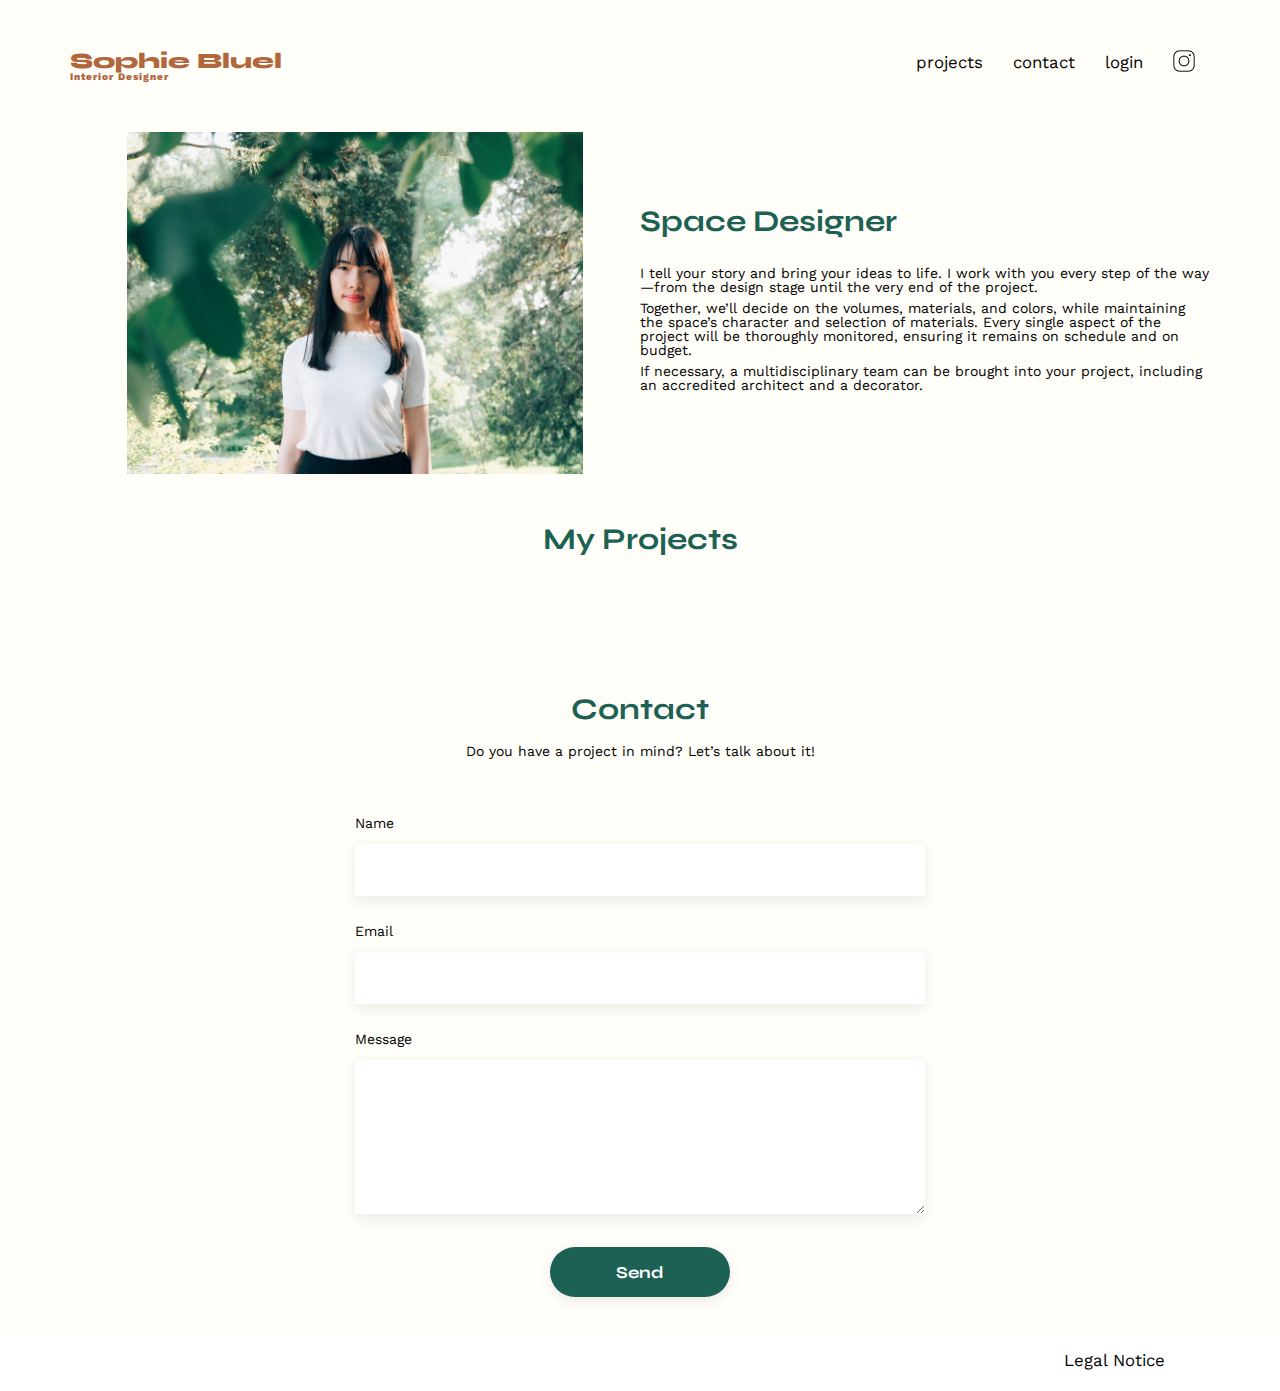
<file: FrontEnd/index.html>
<!DOCTYPE html>
<html lang="fr">
<head>
	<meta charset="UTF-8">
	<title>Sophie Bluel - Interior Designer</title>
	<meta name="viewport" content="width=device-width, initial-scale=1.0">
	<link rel="preconnect" href="https://fonts.googleapis.com">
	<link rel="preconnect" href="https://fonts.gstatic.com" crossorigin>
	<link href="https://fonts.googleapis.com/css2?family=Syne:wght@700;800&family=Work+Sans&display=swap" rel="stylesheet">
	<meta name="description" content="">
	<link rel="stylesheet" href="./assets/style.css">
</head>
<body>
<header>
	<h1>Sophie Bluel <span>Interior Designer</span></h1>
	<nav>
		<ul>
			<li>projects</li>
			<li><a href="#"></a>contact</li>
			<li id="login-button">login</li>
			<li id="logout-button">logout</li>
			<li><img src="./assets/icons/instagram.png" alt="Instagram"></li>
		</ul>
	</nav>
</header>
<main>
	<section id="introduction">
		<figure>
			<img src="./assets/images/sophie-bluel.png" alt="Image of Sophie">
		</figure>
		<article>
			<h2>Space Designer</h2>
			<p>I tell your story and bring your ideas to life. I work with you every step of the way—from the design stage until the very end of the project.</p>
			<p>Together, we’ll decide on the volumes, materials, and colors, while maintaining the space’s character and selection of materials. Every single aspect of the project will be thoroughly monitored, ensuring it remains on schedule and on budget.</p>
			<p>If necessary, a multidisciplinary team can be brought into your project, including an accredited architect and a decorator.</p>
		</article>
	</section>
	<section id="portfolio">
		<div class="projects-title">
			<h2 id="title">My Projects</h2>
			<div class="edit-btn">
				<img src="./assets/icons/Group.png" alt="edit icon">
				<button class=" btn-open">Edit</button>
			</div>
		</div>
		<div id="category-buttons"></div>
		<div class="gallery"></div>
	</section>
	<section id="contact">
		<h2>Contact</h2>
		<p>Do you have a project in mind? Let’s talk about it!</p>
		<form action="#" method="post">
			<label for="name">Name</label>
			<input type="text" name="name" id="name">
			<label for="email">Email</label>
			<input type="email" name="email" id="email">
			<label for="message">Message</label>
			<textarea name="message" id="message" cols="30" rows="10"></textarea>
			<input type="submit" value="Send">
		</form>
	</section>
	<div class="popup-delete">
        <section class="modal hidden">
			<button class="btn-close"><img src="./assets/icons/x.png" alt="x icon"></button>
			<h3>Photo Gallery</h3>
			<div id="delete-img"></div>
			<button class="btn-add">Add a photo</button>
		</section>
		<div class="overlay hidden"></div>
	</div>
	<div class="popup-add">
        <section class="modall hidden">
			<div class="top-btns">
				<button class="bttn-close"><img src="./assets/icons/x.png" alt="x"></button>
				<button class="btn-goback"> <img src="./assets/icons/Vector.png" alt=""></button>
			</div>
			<h3>Add photo </h3>
			<div id="add-img">
				<img src="./assets/icons/photo.png" alt="photo">
				<input type="file" id="fileInput" style="display: none;">
				<button  id="addPhotoBtn">+ add photo </button>
				<img id="preview" alt="added project">
				<p>jpg, png: max 4 MB </p>
			</div>
			<span id="fileError">Please choose a file</span>
			<form id="ProjectForm">
				<label for="titleInput">Title</label>
				<input type="text" id="titleInput">
				<span id="titleError">Please enter a title</span>
				<label for="categorySelect">Category</label>
				<select id="categorySelect">
					<option value="" disabled selected></option>
				</select>
				<span id="categoryError">Please choose a category</span>
			</form>
			<button id="confirmBtn">Confirm</button>
		</section>
		<div class="overlay hidden"></div>
	</div>
</main>

<footer>
	<nav>
		<ul>
			<li>Legal Notice</li>
		</ul>
	</nav>
</footer>
<script src="script.js"></script>
</body>
</html>
</file>
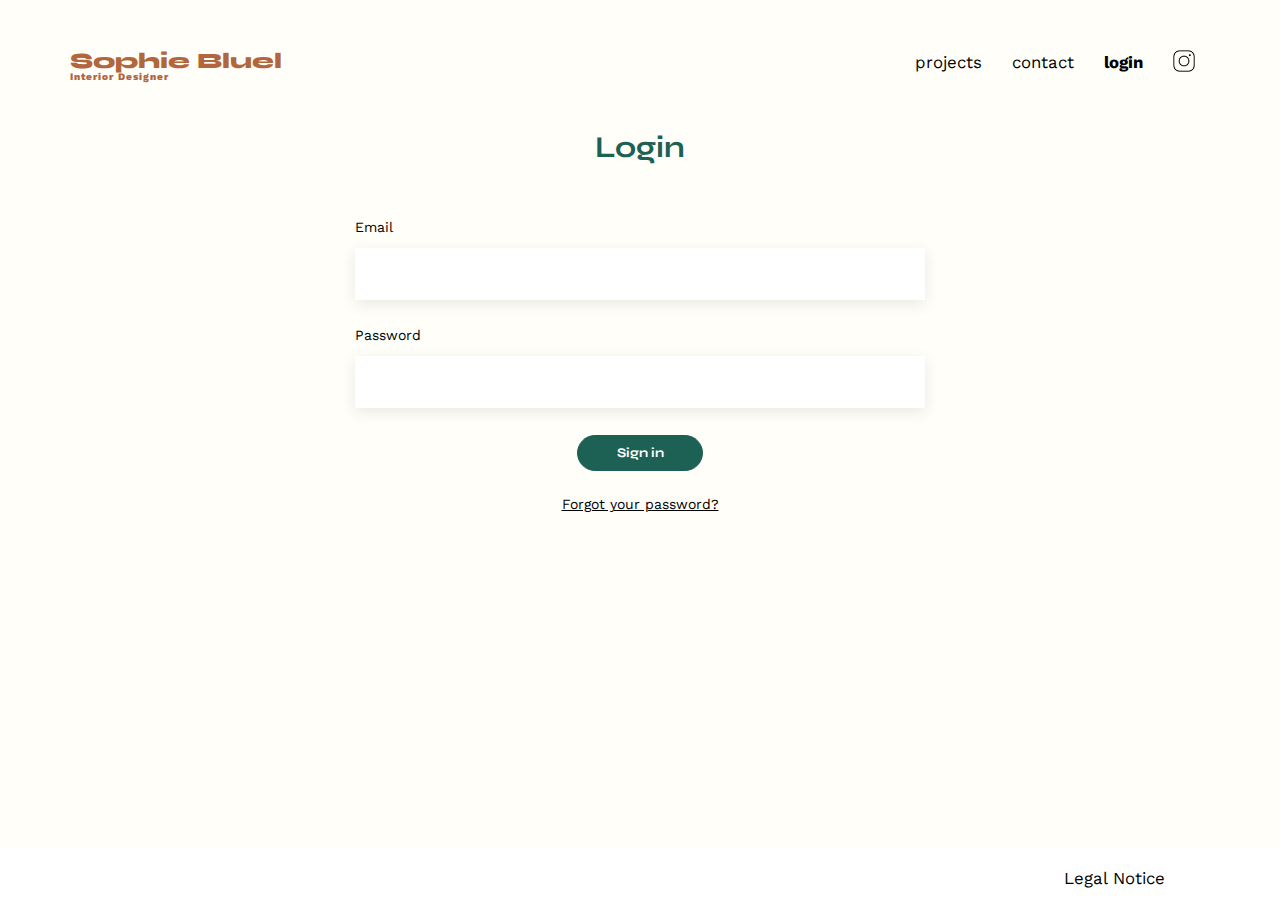
<file: FrontEnd/login.html>
<!DOCTYPE html>
<html lang="en">
<head>
    <meta charset="UTF-8">
    <meta name="viewport" content="width=device-width, initial-scale=1.0">
    <title> Login </title>
    <link href="https://fonts.googleapis.com/css2?family=Syne:wght@700;800&family=Work+Sans&display=swap" rel="stylesheet">
    <link rel="stylesheet" href="./assets/style.css">
</head>
<body>
    <header>
        <h1>Sophie Bluel <span>Interior Designer</span></h1>
        <nav>
            <ul>
                <li>projects</li>
                <li>contact</li>
                <li class="login"><a href="#"></a>login</li>
                <li><img src="./assets/icons/instagram.png" alt="Instagram"></li>
            </ul>
        </nav>
    </header>
    <main>
        <section id="login-section">
            <h2>Login</h2>
            <form id="login-form">
                <label for="email">Email</label>
                <input type="email" id="email" required>
                <label for="password">Password</label>
                <input type="password" id="password" required>
                <button type="submit">Sign in</button>
            </form>
            <div class=""><a href="#">Forgot your password?</a></div>
        </section>
    </main>
    <footer>
        <nav>
            <ul>
                <li>Legal Notice</li>
            </ul>
        </nav>
    </footer>

    <script src="login.js"></script>
</body>
</html>
</file>
<file: FrontEnd/assets/style.css>
/* http://meyerweb.com/eric/tools/css/reset/
   v2.0 | 20110126
   License: none (public domain)
*/

html, body, div, span, applet, object, iframe,
h1, h2, h3, h4, h5, h6, p, blockquote, pre,
a, abbr, acronym, address, big, cite, code,
del, dfn, em, img, ins, kbd, q, s, samp,
small, strike, strong, sub, sup, tt, var,
b, u, i, center,
dl, dt, dd, ol, ul, li,
fieldset, form, label, legend,
table, caption, tbody, tfoot, thead, tr, th, td,
article, aside, canvas, details, embed,
figure, figcaption, footer, header, hgroup,
menu, nav, output, ruby, section, summary,
time, mark, audio, video {
	margin: 0;
	padding: 0;
	border: 0;
	font-size: 100%;
	font: inherit;
	vertical-align: baseline;
	box-sizing: border-box;
}
/* HTML5 display-role reset for older browsers */
article, aside, details, figcaption, figure,
footer, header, hgroup, menu, nav, section {
	display: block;
}
body {
	line-height: 1;
}
ol, ul {
	list-style: none;
}
blockquote, q {
	quotes: none;
}
blockquote:before, blockquote:after,
q:before, q:after {
	content: '';
	content: none;
}
table {
	border-collapse: collapse;
	border-spacing: 0;
}
/** end reset css**/
body {
	max-width: 1140px;
	margin:auto;
	font-family: 'Work Sans' ;
	font-size: 14px;
	background-color:   #FFFEF8;
	position: relative;
}
header {
	display: flex;
	justify-content: space-between;
	margin: 50px 0
}
section {
	margin: 50px 0
}

h1{
	display: flex;
	flex-direction: column;
	font-family: 'Syne';
	font-size: 22px;
	font-weight: 800;
	color: #B1663C;
}

h1 > span {
	font-family: 'Work Sans';
	font-size:10px;
	letter-spacing: 0.1em;
;
}

h2{
	font-family: 'Syne';
	font-weight: 700;
	font-size: 30px;
	color: #1D6154
}
nav ul {
	display: flex;
	align-items: center;
	list-style-type: none;

}
nav li {
	padding: 0 15px;
	font-size: 1.2em;
}
#logout-button{
	display: none;
}
nav img {
	height: 22px;
}
li:hover {
	color: #B1663C;
}
#introduction {
	display: flex;
	align-items: center;
}
#introduction figure {
	flex: 1
}
#introduction img {
	display: block;
	margin: auto;
	width: 80%;
}

#introduction article {
	flex: 1
}
#introduction h2 {
	margin-bottom: 1em;
}

#introduction p {
	margin-bottom: 0.5em;
}

/****edit button****/
.projects-title{
   display: flex ;
   justify-content: center;
   margin-bottom: 50px;
}
.edit-btn{
   margin-left: 25px;
   display: none;
}
.btn-open{
    border: none;
	color: black;
	padding: 0;
	font-size: 16px;
}
.btn-open:hover{
	background-color: #fff;
	color: black;
}
.edit-btn img{
  margin-bottom: -3px;
}

/****projects***/
.gallery {
	width: 100%;
	display: grid;
	grid-template-columns: 1fr 1fr 1fr;
	grid-column-gap: 20px;
	grid-row-gap: 20px;
}
.gallery img {
	width: 100%;
}

/***contact**/
#contact {
width: 50%;
margin: auto;
}
#contact > * {
	text-align: center;

}
#contact h2{
	margin-bottom: 20px;
}
#contact form {
	text-align: left;
	margin-top:30px;
	display: flex;
	flex-direction: column;
}

#contact input {
	height: 50px;
	font-size: 1.2em;
	border: none;
	box-shadow: 0px 4px 14px rgba(0, 0, 0, 0.09);
}
#contact label {
	margin: 2em 0 1em 0;
}
#contact textarea {
	border: none;
	box-shadow: 0px 4px 14px rgba(0, 0, 0, 0.09);
}

input[type="submit"]{
	font-family: 'Syne';
	font-weight: 700;
	color: white;
	background-color: #1D6154;
	margin : 2em auto ;
	width: 180px;
	text-align: center;
	border-radius: 60px ;
}

footer{
	width: 100vw;
	background-color: #fff;
	height: 60px;
	left: 50%;
    transform: translateX(-50%); 
	position: relative;
	display: flex;
	justify-content: flex-end;
	align-items: center;
}
footer nav ul {
	margin-right: 100px;
}

 

/**********buttons******/
#category-buttons{
	margin: 40px;
	display: flex;
	justify-content: center;
}
button {
    margin: 5px;
    cursor: pointer;
    transition: all 0.3s ease-in-out;
	font-family: 'Syne';
	font-weight: 700;
	color:#1D6154 ;
	padding: 9px 25px;
	background-color: #FFFEF8;
	text-align: center;
	border-radius: 60px ;
	border: 1px solid #1D6154;
}
button:hover {
	color:#fff ;
	background-color: #1D6154;
}
.all-button {
	color:#fff ;
	background-color: #1D6154;
}

button.active {
	color:#fff ;
	background-color: #1D6154;
}




/*******login page ********/
.login{
	font-weight: bold;
}
#login-section{
	width: 50%;
	margin: auto;
	padding-bottom: 337px;
}
#login-section > * {
	text-align: center;

}
#login-section h2{
	margin-bottom: 20px;
}
#login-section form {
	text-align: left;
	margin-top:30px;
	display: flex;
	flex-direction: column;
}

#login-section input {
	height: 50px;
	font-size: 1.2em;
	border: none;
	box-shadow: 0px 4px 14px rgba(0, 0, 0, 0.09);
}
#login-section label {
	margin: 2em 0 1em 0;
}
#contact textarea {
	border: none;
	box-shadow: 0px 4px 14px rgba(0, 0, 0, 0.09);
}

button[type="submit"]{
	font-family: 'Syne';
	font-weight: 700;
	color: white;
	background-color: #1D6154;
	margin : 2em auto ;
	padding: 9px 38px;
	width: 126px;
	text-align: center;
	border-radius: 60px ;
}
#login-section a{
	color: black;
}


/*****Modal*******/

.modal {
	gap: 0.4rem;
	width: 62%;
	height: 19%;
	position: absolute;
	top: 12%;
	left: 16.5%;
	background-color: #fff;
	border: 1px solid #ddd;
	border-radius: 10px;
	z-index: 8;
}
.popup-delete h3{
	display: flex;
	justify-content: center;
	font-size: 26px;
	font-weight: 400;
	margin-top: 50px;
}
#delete-img{
	margin: 30px 115px;
	max-height: 65%;
	overflow-y: auto;
	border-bottom: solid 1px #B3B3B3;
	display: flex;
	flex-wrap: wrap;
	gap: 7px;
	padding-bottom:9px ;
}

#delete-img img {
	width: 106px;
	position: relative;
}
figure{
	position: relative;
	display: inline-block;
}
figure .img-container{
	display: block;
	width: 100%;
	height: auto;
}
figure button{
	position: absolute; 
	top: 0;
	right:0 ;
	background: rgba(0, 0, 0); 
	color: white;
	border: none;
	padding: 2px 5px;
	cursor: pointer;
	font-size: 14px;
	border-radius: 3px;
}
.modal button {
	cursor: pointer;
	border: none;
	font-weight: 600;
}
.btn-add {
	background-color: #1D6154;
	color: #fff;
	width: 40%;
	position: absolute;
	margin: 45px 30%;
	bottom: 0;
}
.btn-close {
	position: absolute;
	right: 0;
	font-weight: bold;
	color: black;
	font-size: 24px;
}
.btn-close:hover{
	background-color:#f3efef;
}
.overlay {
	position: fixed;
	top: 0;
	bottom: 0;
	left: 0;
	right: 0;
	width: 100%;
	height: 100%;
	background: rgba(0, 0, 0, 0.5);
	z-index: 1;
}
.hidden{
  display: none;
}



.modall {
	gap: 0.4rem;
	width: 62%;
	height: 19%;
	position: absolute;
	top: 12%;
	left: 16.5%;
	background-color: #fff;
	border: 1px solid #ddd;
	border-radius: 10px;
	z-index: 8;
}
.popup-add section{
	display: flex;
	flex-direction: column;
	align-items: center;
}
.bttn-close {
	position: absolute;
	right: 0;
	font-weight: bold;
	color: black;
	font-size: 24px;
	border: none;
	background-color: #fff;
}
.bttn-close:hover{
	background-color:#f3efef;
}
.btn-goback{
	position: absolute;
	left: 0;
	font-weight: bold;
	color: black;
	font-size: 24px;
	border: none;
	background-color: #fff;
}
.btn-goback img{
	width: 16px;
}
.btn-goback:hover{
	background-color:#f3efef;
}
.popup-add h3{
	display: flex;
	justify-content: center;
	font-size: 26px;
	font-weight: 400;
	margin-top: 50px;
}
#add-img{
	display: flex;
	align-items: center;
	flex-direction: column;
	position: relative;
	gap: 10%;
	width: 420px;
	height: 32%;
	font-size: 26px;
	font-weight: 400;
	margin-top: 30px;
	margin-bottom: 10px;
	background-color: #E8F1F6;
	border-radius: 3px;
	padding: 20px;
}
#fileError{
	display: none ;
	color: red;
	
}
#add-img button{
	width: 173px;
	height: 36px;
	border: none;
	border-radius: 50px;
	background-color: rgba(203, 214, 220, 1);
	color: rgba(48, 102, 133, 1);
}
#add-img p{
	font-size: 11px;
	font-weight: 400;
}
.popup-add form {
	height: 31%;
	display: flex;
	flex-direction: column;
	padding-bottom: 15px;
	border-bottom: 1px solid #B3B3B3;
	
}
#titleInput{
	width: 420px;
	height: 51px;
	box-shadow: 2px 2px 5px rgba(0, 0, 0, 0.2);
	border-radius: 3px;
	border: none;
	margin-top: 10px;
	margin-bottom: 10px;
}
#titleError{
	display: none ;
	color: red;
	margin-bottom: 10px;
}
#categorySelect{
	width: 420px;
	height: 51px;
	box-shadow: 2px 2px 5px rgba(0, 0, 0, 0.2);
	border-radius: 3px;
	border: none;
	margin-top: 10px;
	margin-bottom: 5px;
}
#categoryError{
	display: none ;
	color: red;
}

#confirmBtn{
	background-color:#A7A7A7 ;
	border: none;
	color: #fff;
	width: 237px;
	height: 36px;
	position: absolute;
	bottom: 4%;
}
.popup-add .hidden{
  display: none;
}
#preview{
position: absolute;
display: none;
width:180px;
height: 100%;
top: 0;
}
</file>
